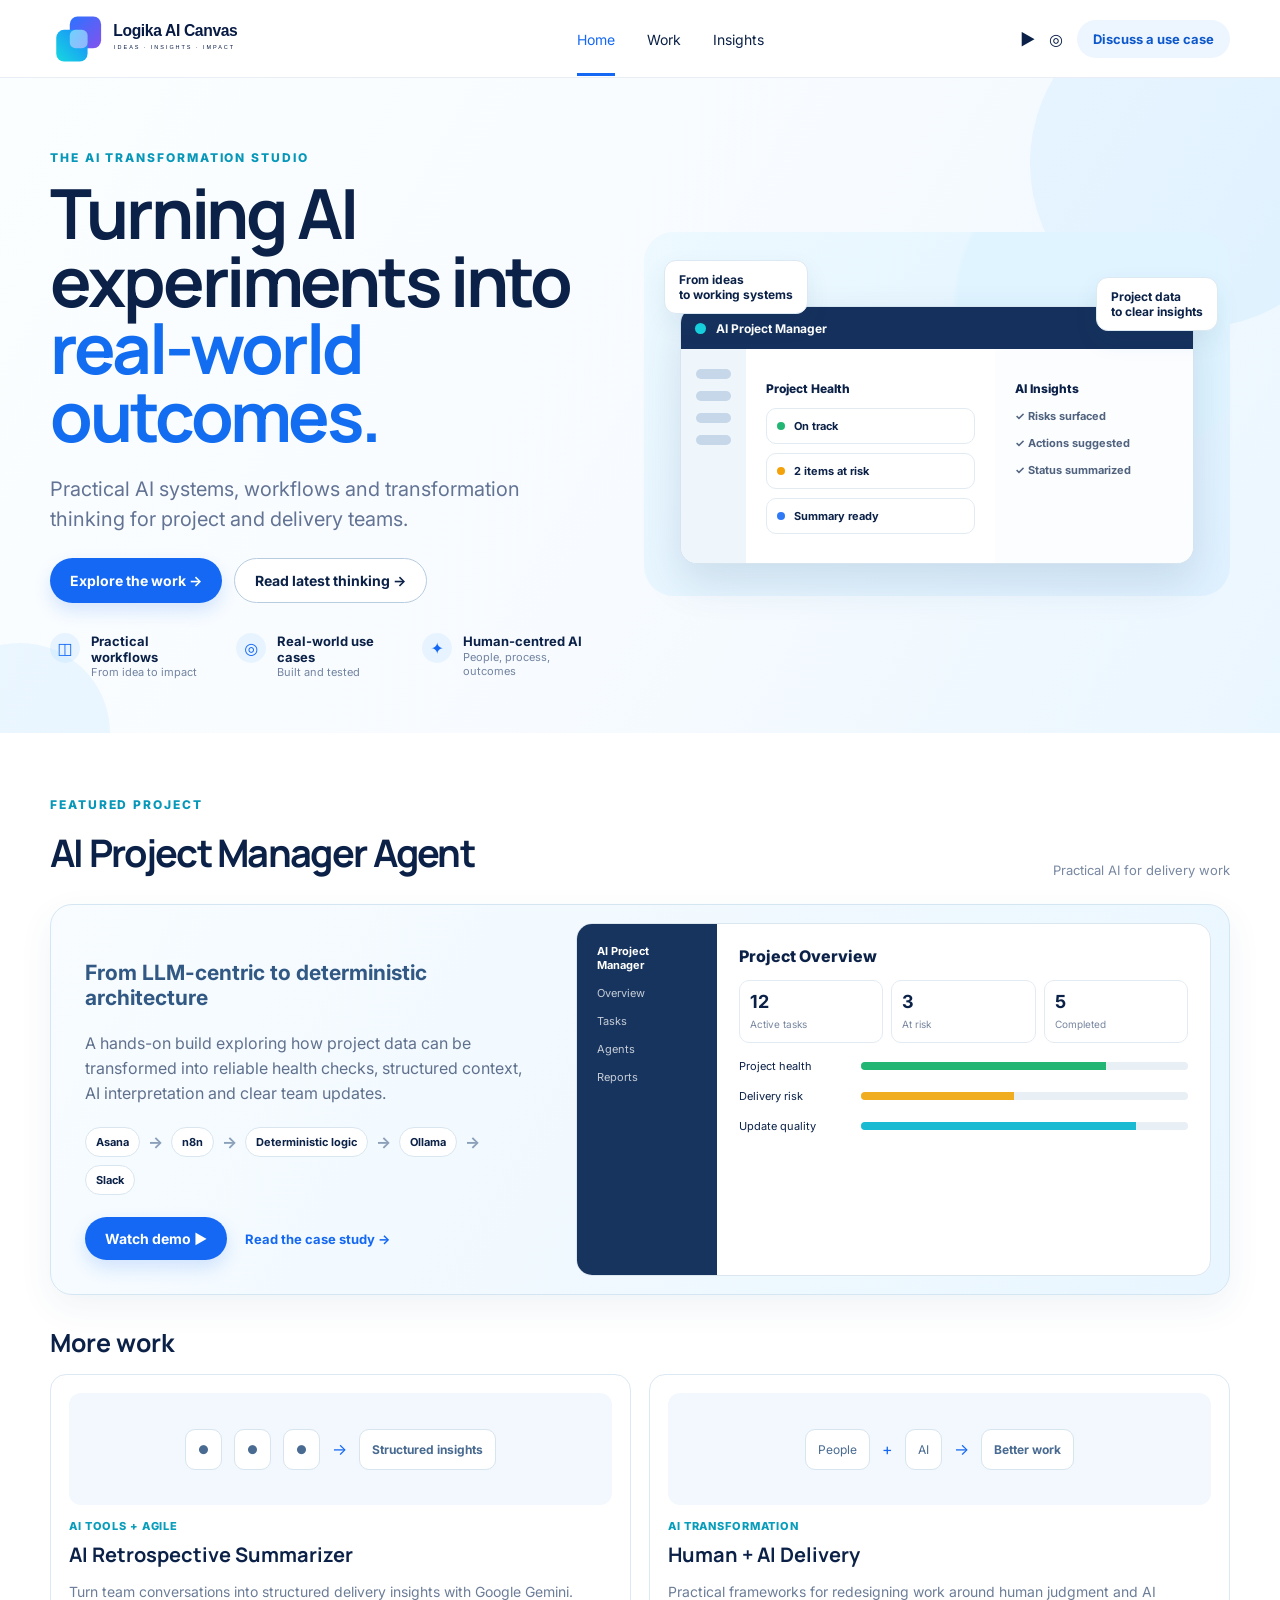
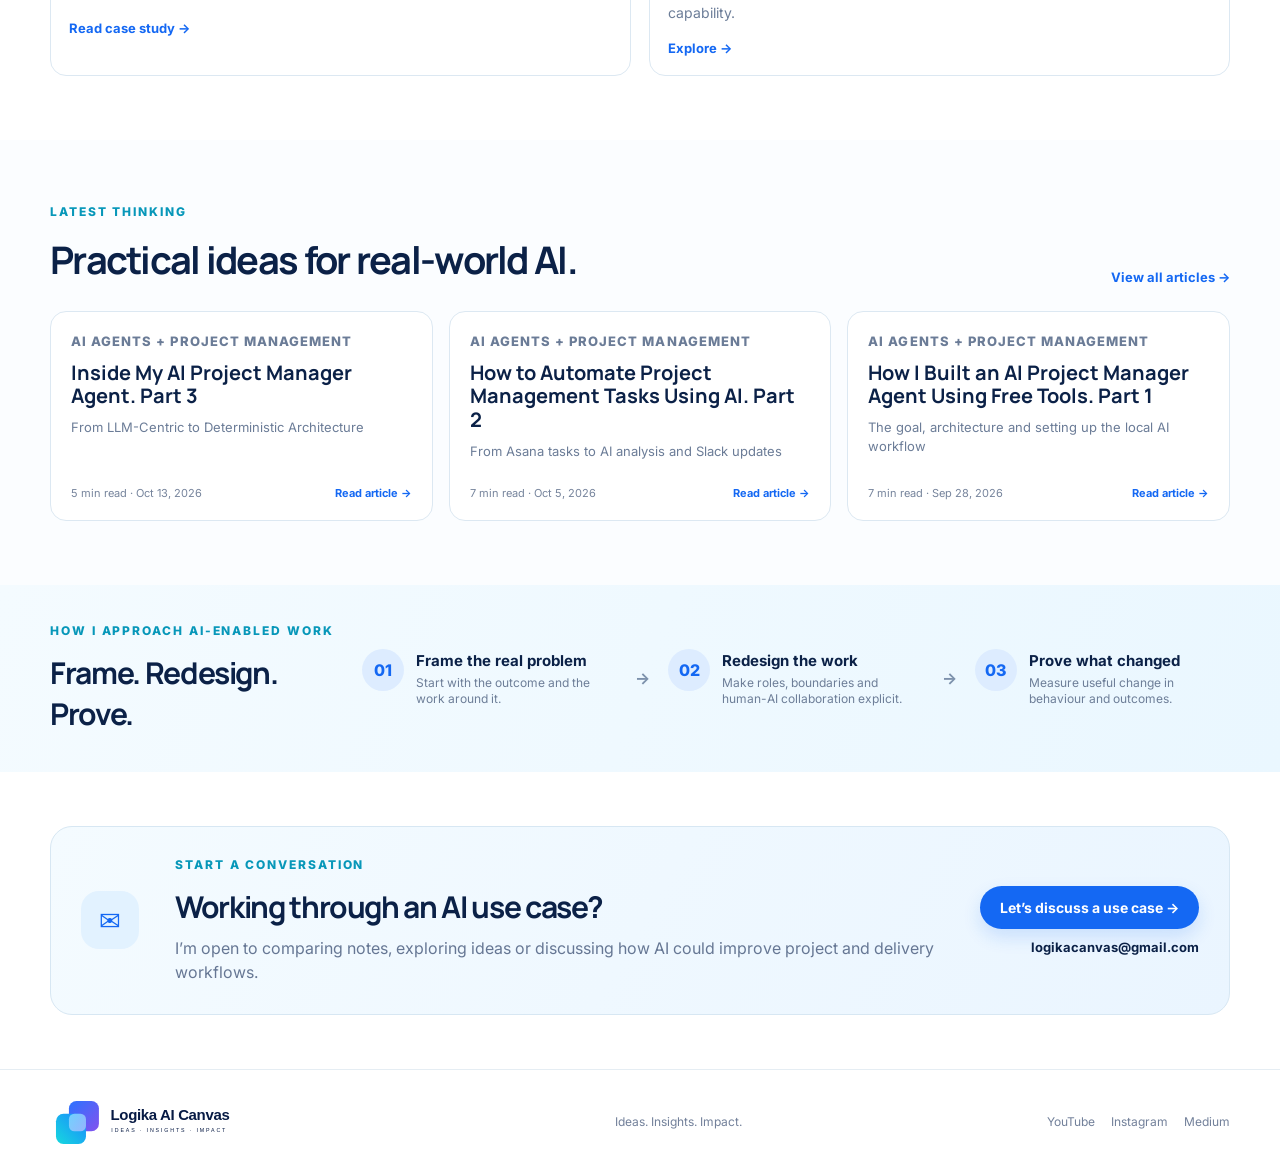
<file: index.html>
<!doctype html>
<html lang="en">
<head>
  <meta charset="utf-8">
  <meta name="viewport" content="width=device-width, initial-scale=1">
  <meta name="description" content="Logika AI Canvas explores practical AI systems, workflows and transformation thinking for project and delivery teams.">
  <title>Logika AI Canvas | Practical AI for Project & Delivery Work</title>
  <link rel="preconnect" href="https://fonts.googleapis.com">
  <link rel="preconnect" href="https://fonts.gstatic.com" crossorigin>
  <link href="https://fonts.googleapis.com/css2?family=Inter:wght@400;500;600;700;800&family=Manrope:wght@600;700;800&display=swap" rel="stylesheet">
  <link rel="stylesheet" href="styles.css">
</head>
<body>
<a class="skip-link" href="#main">Skip to content</a>

<header class="site-header">
  <div class="shell nav-wrap">
    <a class="brand" href="#home" aria-label="Logika AI Canvas home">
      <img src="assets/logo-horizontal-light.svg" alt="Logika AI Canvas">
    </a>
    <button class="menu-toggle" type="button" aria-expanded="false" aria-label="Open navigation">☰</button>
    <nav class="main-nav" aria-label="Primary navigation">
      <a href="#home" data-section="home">Home</a>
      <a href="#work" data-section="work">Work</a>
      <a href="#insights" data-section="insights">Insights</a>
    </nav>
    <div class="nav-actions">
      <a class="social-link" href="https://www.youtube.com/@LogikaAICanvas" target="_blank" rel="noopener noreferrer" aria-label="YouTube">▶</a>
      <a class="social-link" href="https://www.instagram.com/logikaaicanvas/" target="_blank" rel="noopener noreferrer" aria-label="Instagram">◎</a>
      <a class="nav-cta" href="mailto:logikacanvas@gmail.com?subject=AI%20use%20case%20discussion">Discuss a use case</a>
    </div>
  </div>
</header>

<main id="main">
  <section class="hero" id="home">
    <div class="hero-orb hero-orb-a"></div>
    <div class="hero-orb hero-orb-b"></div>
    <div class="shell hero-grid">
      <div class="hero-copy">
        <p class="eyebrow">THE AI TRANSFORMATION STUDIO</p>
        <h1>Turning AI experiments into <span>real-world outcomes.</span></h1>
        <p class="hero-lede">Practical AI systems, workflows and transformation thinking for project and delivery teams.</p>
        <div class="hero-actions">
          <a class="btn btn-primary" href="#work">Explore the work →</a>
          <a class="btn btn-secondary" href="#insights">Read latest thinking →</a>
        </div>
        <div class="proof-row">
          <div><span>◫</span><strong>Practical workflows</strong><small>From idea to impact</small></div>
          <div><span>◎</span><strong>Real-world use cases</strong><small>Built and tested</small></div>
          <div><span>✦</span><strong>Human-centred AI</strong><small>People, process, outcomes</small></div>
        </div>
      </div>

      <a class="hero-visual" href="#work" aria-label="Explore the AI Project Manager Agent">
        <div class="visual-note note-one">From ideas<br>to working systems</div>
        <div class="visual-note note-two">Project data<br>to clear insights</div>
        <div class="laptop">
          <div class="laptop-bar"><span></span><b>AI Project Manager</b></div>
          <div class="dashboard">
            <aside>
              <i></i><i></i><i></i><i></i>
            </aside>
            <div class="dash-main">
              <p>Project Health</p>
              <div class="metric"><span></span><b>On track</b></div>
              <div class="metric amber"><span></span><b>2 items at risk</b></div>
              <div class="metric blue"><span></span><b>Summary ready</b></div>
            </div>
            <div class="dash-side">
              <p>AI Insights</p>
              <b>✓ Risks surfaced</b>
              <b>✓ Actions suggested</b>
              <b>✓ Status summarized</b>
            </div>
          </div>
        </div>
      </a>
    </div>
  </section>

  <section class="section featured" id="work">
    <div class="shell">
      <div class="section-heading">
        <div><p class="eyebrow">FEATURED PROJECT</p><h2>AI Project Manager Agent</h2></div>
        <span class="section-kicker">Practical AI for delivery work</span>
      </div>
      <div class="featured-project">
        <div class="project-copy">
          <p class="project-subtitle">From LLM-centric to deterministic architecture</p>
          <p>A hands-on build exploring how project data can be transformed into reliable health checks, structured context, AI interpretation and clear team updates.</p>
          <div class="tech-line"><span>Asana</span><b>→</b><span>n8n</span><b>→</b><span>Deterministic logic</span><b>→</b><span>Ollama</span><b>→</b><span>Slack</span></div>
          <div class="project-actions">
            <a class="btn btn-primary" href="https://www.youtube.com/@LogikaAICanvas" target="_blank" rel="noopener noreferrer">Watch demo ▶</a>
            <a class="text-link" href="https://medium.com/logika-ai-canvas/inside-my-ai-project-manager-agent-part-3-75105c41c052?source=friends_link&sk=5752f1b230a69768f4d546d0cd348066" target="_blank" rel="noopener noreferrer">Read the case study →</a>
          </div>
        </div>
        <div class="project-panel" aria-hidden="true">
          <div class="panel-nav"><b>AI Project Manager</b><span>Overview</span><span>Tasks</span><span>Agents</span><span>Reports</span></div>
          <div class="panel-content">
            <div class="panel-title">Project Overview</div>
            <div class="mini-stats"><div><b>12</b><span>Active tasks</span></div><div><b>3</b><span>At risk</span></div><div><b>5</b><span>Completed</span></div></div>
            <div class="health-row"><span>Project health</span><i><em></em></i></div>
            <div class="health-row"><span>Delivery risk</span><i class="amber"><em></em></i></div>
            <div class="health-row"><span>Update quality</span><i class="cyan"><em></em></i></div>
          </div>
        </div>
      </div>

      <div class="more-work-head"><h3>More work</h3></div>
      <div class="work-grid">
        <article class="work-card">
          <div class="work-art retro-art"><span>●</span><span>●</span><span>●</span><i>→</i><b>Structured insights</b></div>
          <p class="micro">AI TOOLS + AGILE</p>
          <h4>AI Retrospective Summarizer</h4>
          <p>Turn team conversations into structured delivery insights with Google Gemini.</p>
          <a href="https://prakash-raman.medium.com/how-to-build-an-ai-powered-retrospective-summarizer-using-google-gemini-ed8b2e24ebf3?source=friends_link&sk=d5e16c06b25f28a22b1256d74e1eddcf" target="_blank" rel="noopener noreferrer">Read case study →</a>
        </article>
        <article class="work-card">
          <div class="work-art agentic-art"><span>People</span><i>+</i><span>AI</span><i>→</i><b>Better work</b></div>
          <p class="micro">AI TRANSFORMATION</p>
          <h4>Human + AI Delivery</h4>
          <p>Practical frameworks for redesigning work around human judgment and AI capability.</p>
          <a href="https://medium.com/logika-ai-canvas/ai-first-transformation-how-to-redesign-work-around-humans-and-ai-agents-ba021da3f683?source=friends_link&sk=e647967bdd1a33fe31aa1192dfae2ebb" target="_blank" rel="noopener noreferrer">Explore →</a>
        </article>
      </div>
    </div>
  </section>

  <section class="section insights-section" id="insights">
    <div class="shell">
      <div class="section-heading">
        <div><p class="eyebrow">LATEST THINKING</p><h2>Practical ideas for real-world AI.</h2></div>
        <a class="text-link" href="https://medium.com/logika-ai-canvas" target="_blank" rel="noopener noreferrer">View all articles →</a>
      </div>
      <div class="latest-grid" id="latest-insights"></div>
    </div>
  </section>

  <section class="method">
    <div class="shell method-grid">
      <div class="method-title"><p class="eyebrow">HOW I APPROACH AI-ENABLED WORK</p><h2>Frame. Redesign. Prove.</h2></div>
      <article><span>01</span><div><h3>Frame the real problem</h3><p>Start with the outcome and the work around it.</p></div></article>
      <b>→</b>
      <article><span>02</span><div><h3>Redesign the work</h3><p>Make roles, boundaries and human-AI collaboration explicit.</p></div></article>
      <b>→</b>
      <article><span>03</span><div><h3>Prove what changed</h3><p>Measure useful change in behaviour and outcomes.</p></div></article>
    </div>
  </section>

  <section class="contact-section">
    <div class="shell contact-band">
      <div class="contact-mark">✉</div>
      <div>
        <p class="eyebrow">START A CONVERSATION</p>
        <h2>Working through an AI use case?</h2>
        <p>I’m open to comparing notes, exploring ideas or discussing how AI could improve project and delivery workflows.</p>
      </div>
      <div class="contact-action">
        <a class="btn btn-primary" href="mailto:logikacanvas@gmail.com?subject=AI%20use%20case%20discussion">Let’s discuss a use case →</a>
        <a href="mailto:logikacanvas@gmail.com">logikacanvas@gmail.com</a>
      </div>
    </div>
  </section>
</main>

<footer>
  <div class="shell footer-grid">
    <img src="assets/logo-horizontal-light.svg" alt="Logika AI Canvas">
    <p>Ideas. Insights. Impact.</p>
    <div><a href="https://www.youtube.com/@LogikaAICanvas" target="_blank" rel="noopener noreferrer">YouTube</a><a href="https://www.instagram.com/logikaaicanvas/" target="_blank" rel="noopener noreferrer">Instagram</a><a href="https://medium.com/logika-ai-canvas" target="_blank" rel="noopener noreferrer">Medium</a></div>
  </div>
</footer>

<script src="script.js"></script>
</body>
</html>
</file>
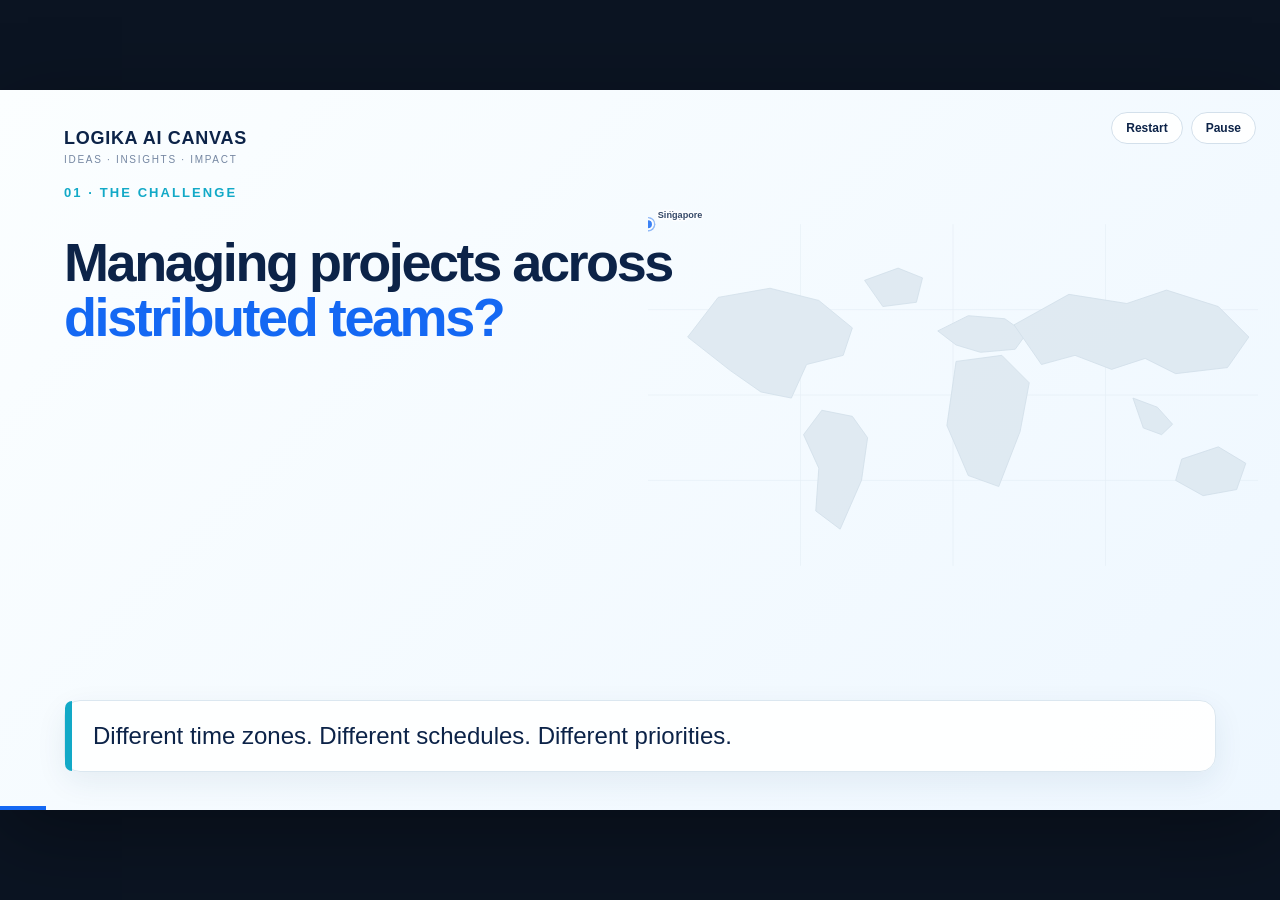
<file: draft2-opening.html>
<!doctype html>
<html lang="en">
<head>
<meta charset="utf-8">
<meta name="viewport" content="width=device-width,initial-scale=1">
<title>Logika AI Canvas · AI PM Opening Draft 2</title>
<style>
:root{
  --ink:#0c2348;--muted:#667895;--blue:#1468f3;--cyan:#12a9c7;
  --soft:#f7fbff;--line:#dbe7f0;--gold:#d9a84a;--navy:#0e2343;
}
*{box-sizing:border-box}html,body{height:100%}body{margin:0;background:#0b1422;font-family:Inter,Arial,sans-serif;color:var(--ink);display:grid;place-items:center}
.stage{position:relative;width:min(1280px,100vw);aspect-ratio:16/9;background:linear-gradient(135deg,#fbfeff,#eef7ff);overflow:hidden;box-shadow:0 24px 80px rgba(0,0,0,.35)}
.scene{position:absolute;inset:0;opacity:0;pointer-events:none;transition:opacity .55s ease}
.scene.active{opacity:1;pointer-events:auto}
.brand{position:absolute;left:64px;top:38px;z-index:20}.brand b{font-size:18px;letter-spacing:.04em}.brand small{display:block;margin-top:5px;font-size:10px;letter-spacing:.17em;color:#7587a2}
.chapter{position:absolute;left:64px;top:95px;font-size:13px;font-weight:800;letter-spacing:.16em;color:var(--cyan)}
.headline{position:absolute;left:64px;top:145px;max-width:680px;font-size:54px;line-height:1.02;letter-spacing:-.045em;font-weight:800;margin:0}
.headline .accent{color:var(--blue)}
.subline{position:absolute;left:64px;top:285px;font-size:21px;color:var(--muted)}
.lower{position:absolute;left:64px;right:64px;bottom:38px;min-height:72px;background:rgba(255,255,255,.94);border:1px solid var(--line);border-radius:16px;display:flex;align-items:center;padding:0 28px;font-size:24px;box-shadow:0 10px 30px rgba(25,65,105,.08)}
.lower:before{content:"";position:absolute;left:0;top:0;bottom:0;width:7px;border-radius:16px 0 0 16px;background:var(--cyan)}
.progress{position:absolute;left:0;bottom:0;height:4px;background:var(--blue);z-index:60;width:0}
.controls{position:absolute;right:24px;top:22px;z-index:80;display:flex;gap:8px}
.controls button{border:1px solid #d3e0eb;background:rgba(255,255,255,.9);border-radius:999px;padding:8px 14px;font-size:12px;font-weight:700;color:var(--ink);cursor:pointer}
.world{position:absolute;right:22px;top:100px;width:610px;height:410px;opacity:.82}
.gridline{stroke:#dce8f1;stroke-width:1}.land{fill:#dce7f0;stroke:#cbd9e5;stroke-width:1.3}
.pin{transform-origin:center;opacity:0;animation:pinIn .45s ease forwards}
.pin circle.outer{fill:rgba(20,104,243,.14);animation:pulse 1.7s ease-out infinite}
.pin circle.inner{fill:var(--blue);stroke:white;stroke-width:3}
.pin text{font-size:15px;font-weight:800;fill:var(--ink);paint-order:stroke;stroke:white;stroke-width:5px;stroke-linejoin:round}
.p1{animation-delay:.4s}.p2{animation-delay:1.05s}.p3{animation-delay:1.7s}.p4{animation-delay:2.35s}.p5{animation-delay:3s}
@keyframes pinIn{from{opacity:0;transform:translateY(10px) scale(.7)}to{opacity:1;transform:none}}
@keyframes pulse{0%{r:10;opacity:.55}100%{r:26;opacity:0}}
.cards{position:absolute;left:64px;right:64px;top:300px;display:grid;grid-template-columns:repeat(3,1fr);gap:20px}
.card{background:white;border:1px solid var(--line);border-radius:18px;padding:26px;box-shadow:0 10px 28px rgba(25,65,105,.06);transform:translateY(18px);opacity:0}
.scene.active .card{animation:cardIn .5s ease forwards}.scene.active .card:nth-child(2){animation-delay:.35s}.scene.active .card:nth-child(3){animation-delay:.7s}
@keyframes cardIn{to{transform:none;opacity:1}}
.card h3{margin:0 0 7px;font-size:28px}.card p{margin:0;color:var(--muted);font-size:16px}
.problem{position:absolute;left:90px;top:180px;font-size:64px;font-weight:800;line-height:1.08;letter-spacing:-.05em;max-width:1000px}
.problem .accent{display:inline-block;color:var(--blue);position:relative}.problem .accent:after{content:"";position:absolute;left:0;right:0;bottom:-8px;height:7px;background:var(--cyan);border-radius:4px;transform:scaleX(0);transform-origin:left}.scene.active .problem .accent:after{animation:underline .8s .6s ease forwards}
@keyframes underline{to{transform:scaleX(1)}}
.flow{position:absolute;left:80px;right:80px;top:300px;display:flex;align-items:center;justify-content:center;gap:18px}
.step{width:220px;padding:24px 20px;border-radius:18px;background:white;border:1px solid var(--line);text-align:center;font-weight:800;font-size:25px;opacity:0;transform:translateY(15px)}
.arrow{font-size:34px;color:var(--blue);opacity:0}
.scene.active .step,.scene.active .arrow{animation:flowIn .5s ease forwards}
.scene.active .step:nth-of-type(1){animation-delay:.2s}.scene.active .arrow:nth-of-type(1){animation-delay:.55s}
.scene.active .step:nth-of-type(2){animation-delay:.75s}.scene.active .arrow:nth-of-type(2){animation-delay:1.1s}
.scene.active .step:nth-of-type(3){animation-delay:1.3s}.scene.active .arrow:nth-of-type(3){animation-delay:1.65s}
.scene.active .step:nth-of-type(4){animation-delay:1.85s}
@keyframes flowIn{to{opacity:1;transform:none}}
.appframe{position:absolute;left:80px;right:80px;top:135px;bottom:130px;background:#fff;border:1px solid #cfdfeb;border-radius:22px;overflow:hidden;box-shadow:0 20px 50px rgba(30,72,112,.11)}
.topbar{height:48px;background:#fff;border-bottom:1px solid #e4ecf2;display:flex;align-items:center;padding:0 18px;font-weight:800;color:#3c526f}
.asana{display:grid;grid-template-columns:220px 1fr;height:100%}.aside{background:#f7f8fb;border-right:1px solid #e3e9ef;padding:20px}.aside b{font-size:14px}.aside i{display:block;height:11px;border-radius:7px;background:#dfe7ee;margin:18px 0;width:75%}
.board{padding:22px;display:grid;grid-template-columns:repeat(3,1fr);gap:15px}.col{background:#f6f8fa;border-radius:14px;padding:14px}.col h4{margin:0 0 12px;font-size:14px}.task{background:#fff;border:1px solid #e0e8ef;border-radius:10px;padding:13px;margin:10px 0;font-size:12px;box-shadow:0 4px 10px rgba(0,0,0,.035)}.task strong{display:block;margin-bottom:8px}.tag{display:inline-block;border-radius:10px;background:#e8f2ff;color:#1365e8;font-size:10px;padding:4px 7px}
.workflow{height:100%;background:#fbfcfe;position:relative}.node{position:absolute;width:150px;height:66px;border:1px solid #cfdde9;background:#fff;border-radius:9px;padding:12px;box-shadow:0 5px 14px rgba(27,67,107,.06);font-size:11px}.node b{display:block;font-size:12px;margin-bottom:4px}.node.orange{border-color:#f5c3a2}.node.blue{border-color:#b6d2fa}.node.gold{border-color:#efd38e}.node.green{border-color:#a7dfcb}.node.purple{border-color:#d6bcea}.wire{position:absolute;height:2px;background:#91a9c1;transform-origin:left center}
.n1{left:40px;top:170px}.n2{left:230px;top:170px}.n3{left:420px;top:170px}.n4{left:610px;top:170px}.n5{left:800px;top:170px}.n6{left:990px;top:170px}
.w1{left:190px;top:202px;width:40px}.w2{left:380px;top:202px;width:40px}.w3{left:570px;top:202px;width:40px}.w4{left:760px;top:202px;width:40px}.w5{left:950px;top:202px;width:40px}
.focus{position:absolute;border:3px solid rgba(20,104,243,.55);border-radius:12px;box-shadow:0 0 0 8px rgba(20,104,243,.08);opacity:0}
.scene.active .focus{animation:focusPulse 2.8s ease infinite}
@keyframes focusPulse{0%,100%{opacity:.35}50%{opacity:1}}
@media(max-width:900px){.stage{width:100vw}.headline{font-size:42px}.world{right:-60px;opacity:.45}.cards{grid-template-columns:1fr 1fr 1fr}.lower{font-size:19px}.problem{font-size:48px}.flow{gap:8px}.step{width:180px;font-size:20px}}
</style>
</head>
<body>
<div class="stage" id="stage">
  <div class="controls"><button id="restart">Restart</button><button id="pause">Pause</button></div>

  <section class="scene active" data-duration="6">
    <div class="brand"><b>LOGIKA AI CANVAS</b><small>IDEAS · INSIGHTS · IMPACT</small></div>
    <div class="chapter">01 · THE CHALLENGE</div>
    <h1 class="headline">Managing projects across <span class="accent">distributed teams?</span></h1>
    <svg class="world" viewBox="0 0 1000 560" aria-label="Stylized world map">
      <g opacity=".7">
        <path class="gridline" d="M0 140H1000M0 280H1000M0 420H1000M250 0V560M500 0V560M750 0V560"/>
      </g>
      <path class="land" d="M65 185 115 120 200 105 280 125 335 170 320 215 260 230 235 285 185 275 135 240Z"/>
      <path class="land" d="M285 305 335 315 360 350 350 420 315 500 275 470 280 400 255 345Z"/>
      <path class="land" d="M355 92 410 72 450 88 440 128 385 135Z"/>
      <path class="land" d="M475 175 525 150 585 155 620 180 602 205 545 210 505 198Z"/>
      <path class="land" d="M505 225 580 215 625 260 610 340 575 430 525 412 490 330Z"/>
      <path class="land" d="M600 165 690 115 785 130 850 108 935 135 985 185 950 235 865 245 815 220 760 238 700 215 645 230Z"/>
      <path class="land" d="M795 285 835 300 860 328 842 345 812 334Z"/>
      <path class="land" d="M875 385 935 365 980 392 965 435 910 445 865 420Z"/>
      <g class="pin p1" transform="translate(230 205)"><circle class="outer" r="12"/><circle class="inner" r="8"/><text x="16" y="-10">US</text></g>
      <g class="pin p2" transform="translate(555 185)"><circle class="outer" r="12"/><circle class="inner" r="8"/><text x="16" y="-10">Europe</text></g>
      <g class="pin p3" transform="translate(735 255)"><circle class="outer" r="12"/><circle class="inner" r="8"/><text x="16" y="-10">India</text></g>
      <g class="pin p4" transform="translate(800 315)"><circle class="outer" r="12"/><circle class="inner" r="8"/><text x="16" y="-10">Singapore</text></g>
      <g class="pin p5" transform="translate(925 405)"><circle class="outer" r="12"/><circle class="inner" r="8"/><text x="-86" y="-12">Australia</text></g>
    </svg>
    <div class="lower">Different time zones. Different schedules. Different priorities.</div>
  </section>

  <section class="scene" data-duration="6">
    <div class="brand"><b>LOGIKA AI CANVAS</b><small>IDEAS · INSIGHTS · IMPACT</small></div>
    <div class="chapter">01 · THE CHALLENGE</div>
    <h1 class="headline" style="max-width:900px">The information is there.<br><span class="accent">The effort is in assembling it.</span></h1>
    <div class="cards">
      <div class="card"><h3>Meetings</h3><p>Across time zones. Hard to attend.</p></div>
      <div class="card"><h3>Follow-ups</h3><p>Chasing updates from multiple teams.</p></div>
      <div class="card"><h3>Status updates</h3><p>Information scattered across tools.</p></div>
    </div>
    <div class="lower">Meetings, follow-ups and status updates compete for the same attention.</div>
  </section>

  <section class="scene" data-duration="5">
    <div class="brand"><b>LOGIKA AI CANVAS</b><small>IDEAS · INSIGHTS · IMPACT</small></div>
    <div class="chapter">01 · THE CHALLENGE</div>
    <div class="problem">Too much time goes into figuring out <span class="accent">what needs attention.</span></div>
    <div class="lower" style="--cyan:#d9a84a">The problem is not a lack of information. It is the effort needed to assemble it.</div>
  </section>

  <section class="scene" data-duration="5">
    <div class="brand"><b>LOGIKA AI CANVAS</b><small>IDEAS · INSIGHTS · IMPACT</small></div>
    <div class="chapter">02 · THE IDEA</div>
    <h1 class="headline" style="max-width:900px">What if some of this <span class="accent">could be automated?</span></h1>
    <div class="flow">
      <div class="step">Collect</div><div class="arrow">→</div>
      <div class="step">Calculate</div><div class="arrow">→</div>
      <div class="step">Analyse</div><div class="arrow">→</div>
      <div class="step">Communicate</div>
    </div>
    <div class="lower">Automate the routine work. Surface only what deserves attention.</div>
  </section>

  <section class="scene" data-duration="4">
    <div class="chapter" style="z-index:10;color:#fff">03 · PROJECT DATA</div>
    <div class="appframe">
      <div class="topbar">AI Project Manager POC · Asana</div>
      <div class="asana">
        <div class="aside"><b>Projects</b><i></i><i></i><i></i><i style="width:55%"></i></div>
        <div class="board">
          <div class="col"><h4>To do</h4><div class="task"><strong>Validate project fields</strong><span class="tag">Medium</span></div><div class="task"><strong>Review risk rules</strong><span class="tag">High</span></div></div>
          <div class="col"><h4>Doing</h4><div class="task"><strong>Prepare Demo</strong><span class="tag">Medium</span></div><div class="task"><strong>Update workflow</strong><span class="tag">Medium</span></div></div>
          <div class="col"><h4>Done</h4><div class="task"><strong>Build project context</strong><span class="tag">Done</span></div><div class="task"><strong>Slack output test</strong><span class="tag">Done</span></div></div>
        </div>
      </div>
    </div>
    <div class="focus" style="left:470px;top:305px;width:265px;height:90px"></div>
    <div class="lower">Everything starts with real project information in Asana.</div>
  </section>

  <section class="scene" data-duration="4">
    <div class="chapter" style="z-index:10">04 · THE WORKFLOW</div>
    <div class="appframe">
      <div class="topbar">n8n · AI Project Manager workflow</div>
      <div class="workflow">
        <div class="node orange n1"><b>Schedule Trigger</b>Run automatically</div>
        <div class="node orange n2"><b>Fetch Project Tasks</b>Read Asana</div>
        <div class="node blue n3"><b>Select Fields</b>Normalize data</div>
        <div class="node gold n4"><b>Task Health</b>Calculate facts</div>
        <div class="node green n5"><b>Project Context</b>Aggregate</div>
        <div class="node purple n6"><b>LLM Chain</b>Interpret</div>
        <div class="wire w1"></div><div class="wire w2"></div><div class="wire w3"></div><div class="wire w4"></div><div class="wire w5"></div>
      </div>
    </div>
    <div class="focus" style="left:520px;top:315px;width:165px;height:80px"></div>
    <div class="lower">n8n retrieves the tasks, applies deterministic logic and prepares the project context.</div>
  </section>

  <div class="progress" id="progress"></div>
</div>
<script>
const scenes=[...document.querySelectorAll('.scene')];
const progress=document.getElementById('progress');
const btn=document.getElementById('pause');
const total=scenes.reduce((a,s)=>a+Number(s.dataset.duration),0);
let start=performance.now(), paused=false, pausedAt=0, pauseAccum=0;
function activate(elapsed){
  let acc=0, idx=0;
  for(let i=0;i<scenes.length;i++){ const d=Number(scenes[i].dataset.duration); if(elapsed<acc+d){idx=i;break;} acc+=d; }
  scenes.forEach((s,i)=>s.classList.toggle('active',i===idx));
  progress.style.width=(elapsed/total*100)+'%';
}
function tick(now){
  if(!paused){
    let elapsed=((now-start-pauseAccum)/1000)%total;
    activate(elapsed);
  }
  requestAnimationFrame(tick);
}
requestAnimationFrame(tick);
document.getElementById('restart').onclick=()=>{start=performance.now();pauseAccum=0;paused=false;btn.textContent='Pause';activate(0)};
btn.onclick=()=>{if(!paused){paused=true;pausedAt=performance.now();btn.textContent='Play'}else{paused=false;pauseAccum+=performance.now()-pausedAt;btn.textContent='Pause'}};
</script>
</body>
</html>
</file>
<file: styles.css>
:root{
  --ink:#0b2147;--muted:#627394;--blue:#1468f3;--cyan:#10a8c6;--line:#dce8f2;
  --soft:#f6fbff;--soft-blue:#eaf5ff;--card:#fff;--header:78px;
}
*{box-sizing:border-box}html{scroll-behavior:smooth;scroll-padding-top:var(--header)}
body{margin:0;color:var(--ink);font-family:Inter,system-ui,sans-serif;background:#fff}
a{color:inherit}.shell{width:min(1180px,calc(100% - 44px));margin:0 auto}.skip-link{position:absolute;left:-9999px}
.site-header{height:var(--header);position:sticky;top:0;z-index:50;background:rgba(255,255,255,.96);backdrop-filter:blur(12px);border-bottom:1px solid #e8eef4}
.nav-wrap{height:100%;display:grid;grid-template-columns:270px 1fr auto;align-items:center;gap:24px}.brand img{width:235px;display:block}
.main-nav{justify-self:center;display:flex;gap:32px}.main-nav a{text-decoration:none;font-size:14px;padding:29px 0 25px;border-bottom:3px solid transparent}.main-nav a.active,.main-nav a:hover{color:var(--blue);border-bottom-color:var(--blue)}
.nav-actions{display:flex;align-items:center;gap:14px}.social-link{text-decoration:none;font-weight:800}.nav-cta,.btn{display:inline-flex;align-items:center;justify-content:center;text-decoration:none;border-radius:999px;font-weight:700}
.nav-cta{padding:11px 16px;background:#edf5ff;color:#0d58cb;font-size:13px}.menu-toggle{display:none;border:0;background:none;font-size:25px}

.hero{position:relative;overflow:hidden;background:linear-gradient(120deg,#fbfeff 0%,#f7fbff 55%,#eaf6ff 100%);padding:72px 0 54px}
.hero-grid{display:grid;grid-template-columns:.96fr 1.04fr;gap:54px;align-items:center}.eyebrow{margin:0 0 14px;color:#0797b9;font-size:12px;font-weight:800;letter-spacing:.16em}
.hero h1,.section-heading h2,.method h2,.contact-band h2{font-family:Manrope,Inter,sans-serif;letter-spacing:-.045em;margin:0}.hero h1{font-size:clamp(50px,5.4vw,78px);line-height:.98}.hero h1 span{color:#126df1}.hero-lede{font-size:20px;line-height:1.5;color:var(--muted);max-width:640px;margin:24px 0}
.hero-actions{display:flex;gap:12px;flex-wrap:wrap}.btn{padding:13px 20px;font-size:14px}.btn-primary{background:var(--blue);color:#fff;box-shadow:0 8px 18px rgba(20,104,243,.16)}.btn-secondary{border:1px solid #b8cce0;background:#fff}
.proof-row{display:grid;grid-template-columns:repeat(3,1fr);gap:18px;margin-top:30px}.proof-row div{display:grid;grid-template-columns:32px 1fr;column-gap:9px}.proof-row span{grid-row:1/3;width:30px;height:30px;border-radius:50%;display:grid;place-items:center;background:#e7f4ff;color:var(--blue)}.proof-row strong{font-size:13px}.proof-row small{color:#7283a0;font-size:11px}
.hero-visual{position:relative;display:block;text-decoration:none;min-height:360px;border-radius:30px;background:radial-gradient(circle at 80% 20%,#dff4ff 0 28%,transparent 29%),linear-gradient(135deg,#edf9ff,#dff1ff);padding:74px 36px 32px}
.laptop{background:#fff;border:1px solid #d6e4f0;border-radius:17px;box-shadow:0 18px 42px rgba(38,76,118,.14);overflow:hidden}.laptop-bar{height:42px;background:#15305c;color:#fff;display:flex;align-items:center;gap:10px;padding:0 14px;font-size:12px}.laptop-bar span{width:11px;height:11px;border-radius:50%;background:#17d3df}
.dashboard{display:grid;grid-template-columns:65px 1fr .8fr;min-height:200px}.dashboard aside{background:#eef5fb;padding:20px 15px;display:grid;align-content:start;gap:12px}.dashboard aside i{height:10px;border-radius:6px;background:#c5d7e8}.dash-main,.dash-side{padding:20px}.dash-main p,.dash-side p{font-size:12px;font-weight:800}.metric{display:flex;gap:9px;align-items:center;border:1px solid #e2ebf2;border-radius:10px;padding:10px;margin:9px 0;font-size:11px}.metric span{width:8px;height:8px;border-radius:50%;background:#22b573}.metric.amber span{background:#f3a20a}.metric.blue span{background:#2f79f7}.dash-side{background:#fbfdff}.dash-side b{display:block;font-size:11px;color:#50627e;margin:13px 0}
.visual-note{position:absolute;background:#fff;border:1px solid #dce8f2;border-radius:12px;padding:11px 14px;font-weight:700;font-size:12px;box-shadow:0 10px 24px rgba(30,75,120,.08);z-index:2}.note-one{left:20px;top:28px}.note-two{right:12px;top:45px}
.hero-orb{position:absolute;border-radius:50%;background:rgba(135,201,255,.13)}.hero-orb-a{width:330px;height:330px;right:-80px;top:-80px}.hero-orb-b{width:180px;height:180px;left:-70px;bottom:-90px}

.section{padding:64px 0}.section-heading{display:flex;justify-content:space-between;gap:24px;align-items:end;margin-bottom:26px}.section-heading h2{font-size:38px}.section-kicker{color:#7888a2;font-size:13px}
.featured{background:#fff}.featured-project{display:grid;grid-template-columns:.86fr 1.14fr;border:1px solid #d5e6f3;border-radius:22px;overflow:hidden;background:linear-gradient(120deg,#f8fcff,#e9f6ff);box-shadow:0 12px 34px rgba(35,80,124,.07)}.project-copy{padding:34px}.project-subtitle{font-size:21px;font-weight:700;color:#315984}.project-copy>p:not(.project-subtitle){font-size:16px;line-height:1.55;color:#60718e}.tech-line{display:flex;gap:8px;flex-wrap:wrap;align-items:center;margin:22px 0}.tech-line span{background:#fff;border:1px solid #d9e6f0;border-radius:20px;padding:7px 10px;font-size:11px;font-weight:700}.tech-line b{color:#8aa0b9}.project-actions{display:flex;align-items:center;gap:18px;flex-wrap:wrap}.text-link{color:var(--blue);font-weight:700;text-decoration:none;font-size:13px}
.project-panel{display:grid;grid-template-columns:140px 1fr;background:#fff;margin:18px;border-radius:16px;overflow:hidden;border:1px solid #dce6ef}.panel-nav{background:#17345e;color:#fff;padding:20px;display:grid;align-content:start;gap:14px;font-size:11px}.panel-nav span{opacity:.75}.panel-content{padding:22px}.panel-title{font-weight:800;margin-bottom:14px}.mini-stats{display:grid;grid-template-columns:repeat(3,1fr);gap:8px}.mini-stats div{border:1px solid #e3ebf2;border-radius:10px;padding:10px}.mini-stats b{display:block;font-size:18px}.mini-stats span{font-size:10px;color:#7887a0}.health-row{display:grid;grid-template-columns:110px 1fr;gap:12px;align-items:center;font-size:11px;margin:16px 0}.health-row i{height:8px;background:#e8eff5;border-radius:6px;overflow:hidden}.health-row em{display:block;width:75%;height:100%;background:#22b573}.health-row i.amber em{width:47%;background:#f1ad20}.health-row i.cyan em{width:84%;background:#1abbd2}
.more-work-head{margin:30px 0 14px}.more-work-head h3{font-family:Manrope;margin:0;font-size:25px}.work-grid{display:grid;grid-template-columns:1fr 1fr;gap:18px}.work-card{border:1px solid var(--line);border-radius:16px;padding:18px;background:#fff}.work-card h4{font-family:Manrope;margin:8px 0 6px;font-size:20px}.work-card p:not(.micro){color:#6c7d98;font-size:14px;line-height:1.45}.work-card a{color:var(--blue);font-weight:700;text-decoration:none;font-size:13px}.micro{color:#079dbb;font-size:11px;font-weight:800;letter-spacing:.08em;margin:14px 0 0}.work-art{height:112px;border-radius:12px;background:#f2f8fd;display:flex;align-items:center;justify-content:center;gap:12px;color:#496b91}.work-art span,.work-art b{background:#fff;border:1px solid #d7e5ef;border-radius:10px;padding:12px;font-size:12px}.work-art i{font-style:normal;color:var(--blue)}

.insights-section{background:#fbfdff}.latest-grid{display:grid;grid-template-columns:repeat(3,1fr);gap:16px}.latest-card{display:flex;flex-direction:column;border:1px solid var(--line);border-radius:16px;padding:20px;background:#fff;text-decoration:none;min-height:210px}.latest-card .micro{margin:0 0 10px}.latest-card h3{font-family:Manrope;font-size:20px;line-height:1.18;margin:0 0 10px}.latest-card p{color:#6b7c97;font-size:13px;line-height:1.45;margin:0}.latest-meta{display:flex;justify-content:space-between;gap:12px;color:#76849c;font-size:11px;margin-top:auto;padding-top:18px}.latest-meta b{color:var(--blue)}

.method{background:linear-gradient(110deg,#f4fbff,#eaf7ff);padding:38px 0}.method-grid{display:grid;grid-template-columns:1.15fr 1fr auto 1fr auto 1fr;gap:18px;align-items:center}.method-title h2{font-size:30px}.method article{display:flex;gap:12px;align-items:flex-start}.method article>span{flex:0 0 42px;width:42px;height:42px;border-radius:50%;display:grid;place-items:center;background:#ddecff;color:var(--blue);font-weight:800}.method h3{font-size:15px;margin:2px 0 5px}.method article p{font-size:12px;color:#6d7e98;margin:0;line-height:1.4}.method-grid>b{color:#7c91ac}

.contact-section{padding:54px 0;background:#fff}.contact-band{display:grid;grid-template-columns:70px 1fr auto;gap:24px;align-items:center;border:1px solid #d7e7f3;border-radius:22px;background:linear-gradient(120deg,#f4fbff,#eaf5ff);padding:30px}.contact-mark{width:58px;height:58px;border-radius:18px;background:#e2f2ff;color:var(--blue);display:grid;place-items:center;font-size:26px}.contact-band h2{font-size:30px}.contact-band>div>p:last-child{color:#667794;line-height:1.5;margin:9px 0 0}.contact-action{display:grid;justify-items:end;gap:10px}.contact-action>a:last-child{font-size:13px;font-weight:700;text-decoration:none}

footer{border-top:1px solid #e5edf3}.footer-grid{min-height:104px;display:grid;grid-template-columns:260px 1fr auto;gap:20px;align-items:center;color:#72809a;font-size:12px}.footer-grid img{width:225px}.footer-grid>p{text-align:center}.footer-grid div{display:flex;gap:16px}.footer-grid a{text-decoration:none}

@media(max-width:980px){.nav-wrap{grid-template-columns:220px 1fr auto}.brand img{width:205px}.nav-cta{display:none}.hero-grid,.featured-project{grid-template-columns:1fr}.hero-visual{min-height:320px}.proof-row{max-width:680px}.method-grid{grid-template-columns:1fr 1fr}.method-grid>b{display:none}.method-title{grid-column:1/-1}.latest-grid{grid-template-columns:1fr 1fr}.contact-band{grid-template-columns:60px 1fr}.contact-action{grid-column:2;justify-items:start}.project-panel{min-height:280px}}
@media(max-width:720px){:root{--header:74px}.shell{width:calc(100% - 28px)}.nav-wrap{grid-template-columns:1fr auto auto}.brand img{width:min(188px,48vw)}.menu-toggle{display:block}.main-nav{position:absolute;top:var(--header);left:0;right:0;display:none;flex-direction:column;gap:0;background:#fff;border-bottom:1px solid #e5edf4}.main-nav.open{display:flex}.main-nav a{padding:14px;text-align:center;border:0}.nav-actions{gap:10px}.hero{padding-top:48px}.hero h1{font-size:48px}.hero-lede{font-size:18px}.proof-row{grid-template-columns:1fr}.hero-visual{padding:76px 14px 16px;min-height:300px}.note-two{display:none}.dashboard{grid-template-columns:48px 1fr}.dash-side{display:none}.section{padding:46px 0}.section-heading{align-items:flex-start;flex-direction:column}.section-heading h2{font-size:32px}.featured-project{border-radius:17px}.project-copy{padding:22px}.project-panel{grid-template-columns:90px 1fr;margin:10px}.panel-nav{padding:15px}.mini-stats{grid-template-columns:1fr}.mini-stats div:nth-child(n+2){display:none}.work-grid,.latest-grid{grid-template-columns:1fr}.method-grid{grid-template-columns:1fr}.method-title{grid-column:auto}.contact-band{grid-template-columns:1fr;padding:24px}.contact-action{grid-column:auto;justify-items:start}.footer-grid{grid-template-columns:1fr;text-align:center;padding:24px 0}.footer-grid img{margin:auto}.footer-grid div{justify-content:center}.footer-grid>p{text-align:center}}
</file>
